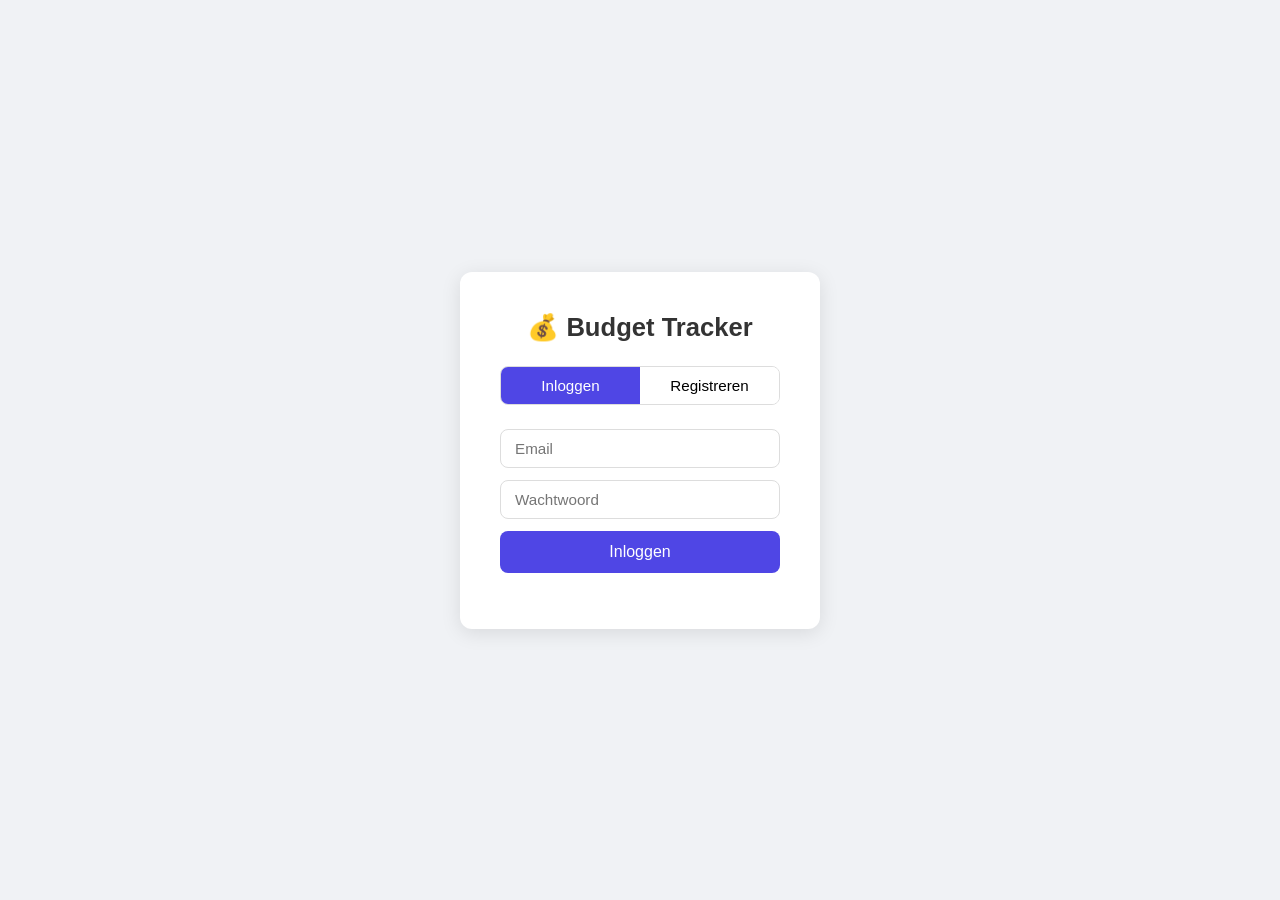
<file: frontend/index.html>
<!DOCTYPE html>
<html lang="nl">

<head>
    <meta charset="UTF-8">
    <meta name="viewport" content="width=device-width, initial-scale=1.0">
    <title>Budget Tracker — Login</title>
    <link rel="stylesheet" href="css/style.css">
</head>

<body class="auth-page">
    <div class="auth-container">
        <h1>💰 Budget Tracker</h1>

        <div class="tabs">
            <button class="tab active" onclick="showTab('login')">Inloggen</button>
            <button class="tab" onclick="showTab('register')">Registreren</button>
        </div>

        <!-- Login -->
        <div id="login" class="form-box">
            <input type="email" id="login-email" placeholder="Email" />
            <input type="password" id="login-password" placeholder="Wachtwoord" />
            <button onclick="login()">Inloggen</button>
            <p id="login-error" class="error"></p>
        </div>

        <!-- Register -->
        <div id="register" class="form-box hidden">
            <input type="text" id="reg-username" placeholder="Gebruikersnaam" />
            <input type="email" id="reg-email" placeholder="Email" />
            <input type="password" id="reg-password" placeholder="Wachtwoord" />
            <button onclick="register()">Registreren</button>
            <p id="reg-error" class="error"></p>
            <p id="reg-success" class="success"></p>
        </div>
    </div>
    <script src="js/auth.js"></script>
</body>

</html>
</file>
<file: frontend/css/style.css>
* {
    margin: 0;
    padding: 0;
    box-sizing: border-box;
}

body {
    font-family: 'Segoe UI', sans-serif;
    background: #f0f2f5;
    color: #333;
}

/* AUTH */
.auth-page {
    display: flex;
    justify-content: center;
    align-items: center;
    min-height: 100vh;
}

.auth-container {
    background: white;
    padding: 40px;
    border-radius: 12px;
    box-shadow: 0 4px 20px rgba(0, 0, 0, 0.1);
    width: 360px;
    text-align: center;
}

.auth-container h1 {
    margin-bottom: 24px;
    font-size: 1.6rem;
}

.tabs {
    display: flex;
    margin-bottom: 24px;
    border-radius: 8px;
    overflow: hidden;
    border: 1px solid #ddd;
}

.tab {
    flex: 1;
    padding: 10px;
    background: white;
    border: none;
    cursor: pointer;
    font-size: 0.95rem;
}

.tab.active {
    background: #4f46e5;
    color: white;
}

.form-box {
    display: flex;
    flex-direction: column;
    gap: 12px;
}

.form-box input,
.form-box select {
    padding: 10px 14px;
    border: 1px solid #ddd;
    border-radius: 8px;
    font-size: 0.95rem;
}

.form-box button {
    padding: 12px;
    background: #4f46e5;
    color: white;
    border: none;
    border-radius: 8px;
    cursor: pointer;
    font-size: 1rem;
}

.form-box button:hover {
    background: #4338ca;
}

.hidden {
    display: none;
}

.error {
    color: #ef4444;
    font-size: 0.85rem;
    margin-top: 4px;
}

.success {
    color: #22c55e;
    font-size: 0.85rem;
    margin-top: 4px;
}

/* DASHBOARD */
nav {
    background: #4f46e5;
    color: white;
    padding: 16px 32px;
    display: flex;
    justify-content: space-between;
    align-items: center;
}

nav button {
    background: rgba(255, 255, 255, 0.2);
    color: white;
    border: none;
    padding: 8px 16px;
    border-radius: 8px;
    cursor: pointer;
    margin-left: 12px;
}

nav button:hover {
    background: rgba(255, 255, 255, 0.3);
}

.container {
    max-width: 1100px;
    margin: 32px auto;
    padding: 0 24px;
}

.summary-cards {
    display: grid;
    grid-template-columns: repeat(3, 1fr);
    gap: 16px;
    margin-bottom: 24px;
}

.card {
    background: white;
    border-radius: 12px;
    padding: 24px;
    text-align: center;
    box-shadow: 0 2px 8px rgba(0, 0, 0, 0.06);
}

.card h3 {
    font-size: 0.9rem;
    color: #666;
    margin-bottom: 8px;
}

.card p {
    font-size: 1.8rem;
    font-weight: 700;
}

.card.income p {
    color: #22c55e;
}

.card.expense p {
    color: #ef4444;
}

.card.balance p {
    color: #4f46e5;
}

.month-selector {
    display: flex;
    align-items: center;
    gap: 16px;
    margin-bottom: 24px;
}

.month-selector button {
    background: white;
    border: 1px solid #ddd;
    padding: 8px 16px;
    border-radius: 8px;
    cursor: pointer;
}

.month-selector span {
    font-size: 1.1rem;
    font-weight: 600;
}

.dashboard-grid {
    display: grid;
    grid-template-columns: 1fr 1fr;
    gap: 16px;
    margin-bottom: 24px;
}

.chart-box,
.form-panel {
    background: white;
    border-radius: 12px;
    padding: 24px;
    box-shadow: 0 2px 8px rgba(0, 0, 0, 0.06);
}

.chart-box h3,
.form-panel h3 {
    margin-bottom: 16px;
    font-size: 1rem;
}

.form-panel {
    display: flex;
    flex-direction: column;
    gap: 10px;
}

.form-panel input,
.form-panel select {
    padding: 10px 14px;
    border: 1px solid #ddd;
    border-radius: 8px;
    font-size: 0.9rem;
}

.form-panel button {
    padding: 10px;
    background: #4f46e5;
    color: white;
    border: none;
    border-radius: 8px;
    cursor: pointer;
}

.form-panel button:hover {
    background: #4338ca;
}

.transactions-box {
    background: white;
    border-radius: 12px;
    padding: 24px;
    box-shadow: 0 2px 8px rgba(0, 0, 0, 0.06);
}

.transactions-box h3 {
    margin-bottom: 16px;
}

table {
    width: 100%;
    border-collapse: collapse;
}

th {
    text-align: left;
    padding: 10px;
    border-bottom: 2px solid #f0f2f5;
    font-size: 0.85rem;
    color: #666;
}

td {
    padding: 10px;
    border-bottom: 1px solid #f0f2f5;
    font-size: 0.9rem;
}

.badge {
    padding: 4px 10px;
    border-radius: 20px;
    font-size: 0.75rem;
    font-weight: 600;
}

.badge.income {
    background: #dcfce7;
    color: #16a34a;
}

.badge.expense {
    background: #fee2e2;
    color: #dc2626;
}

.delete-btn {
    background: none;
    border: none;
    color: #ef4444;
    cursor: pointer;
    font-size: 1rem;
}
</file>
